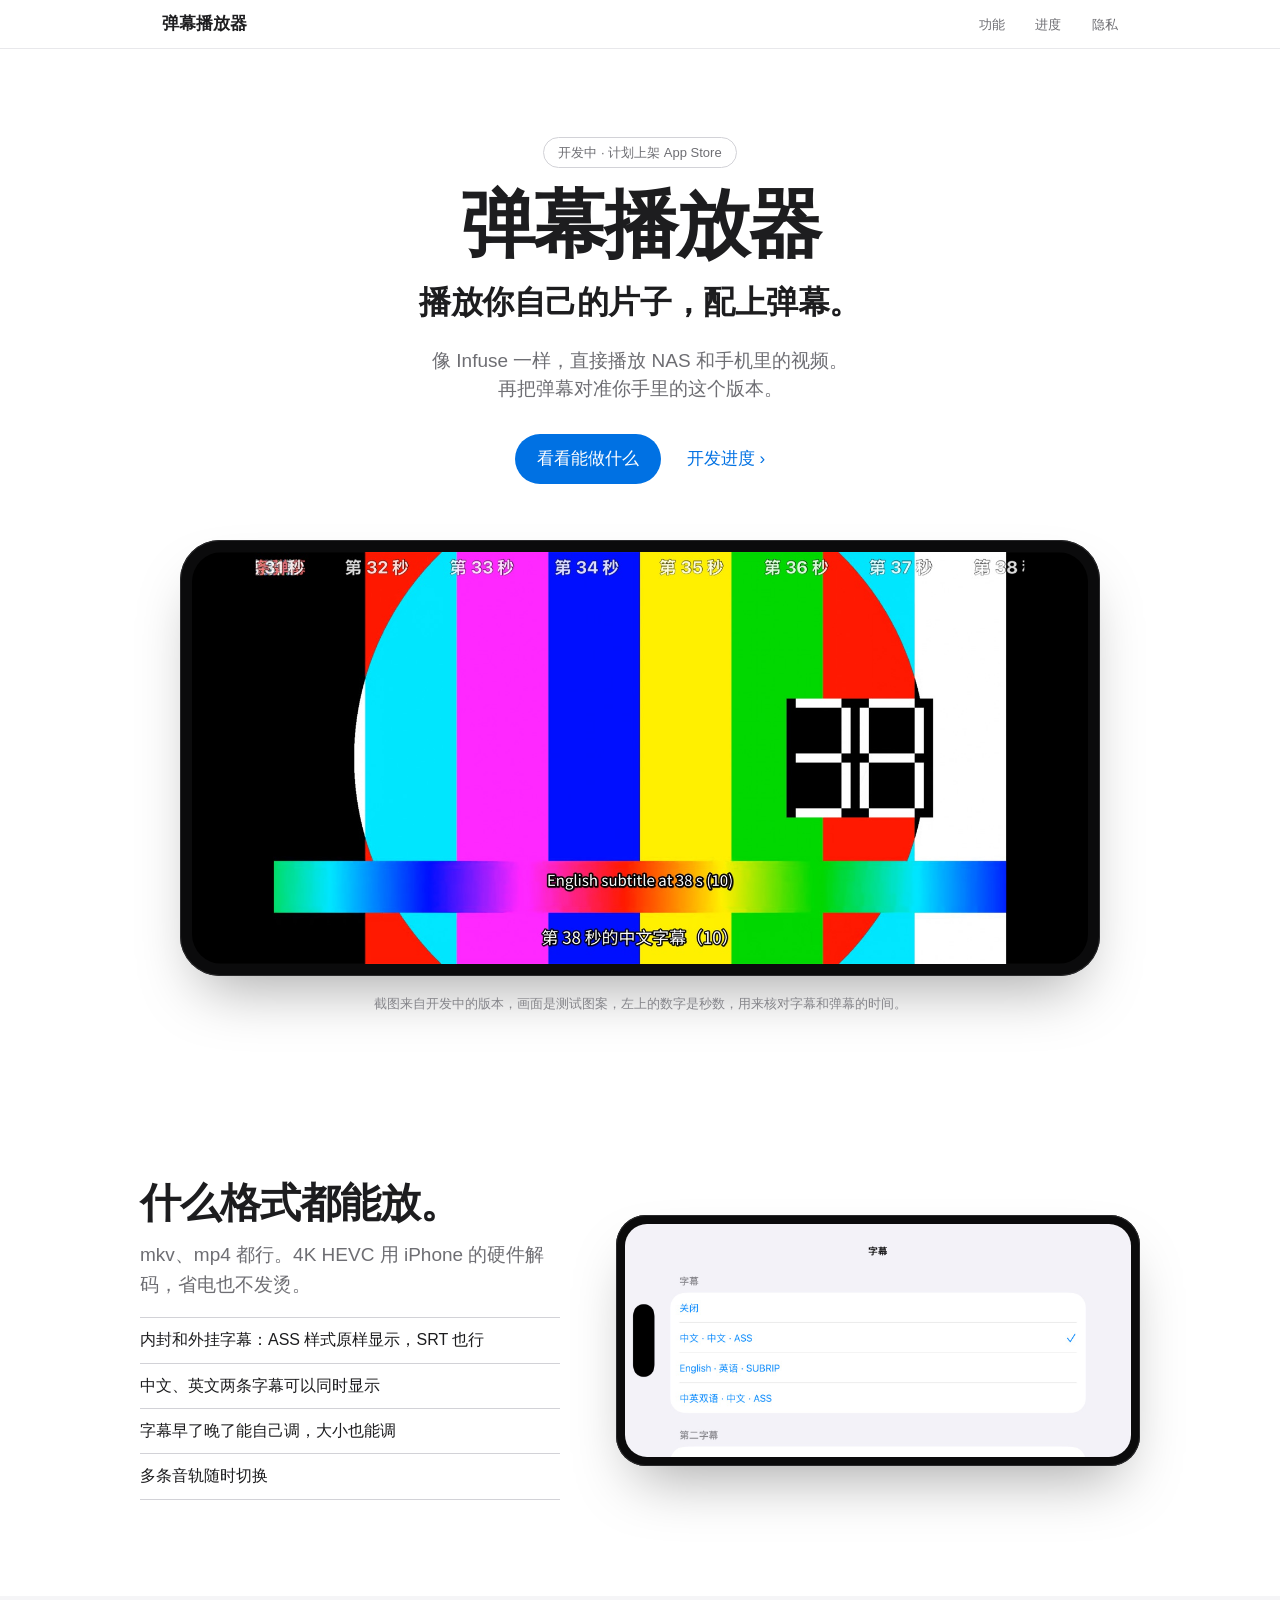
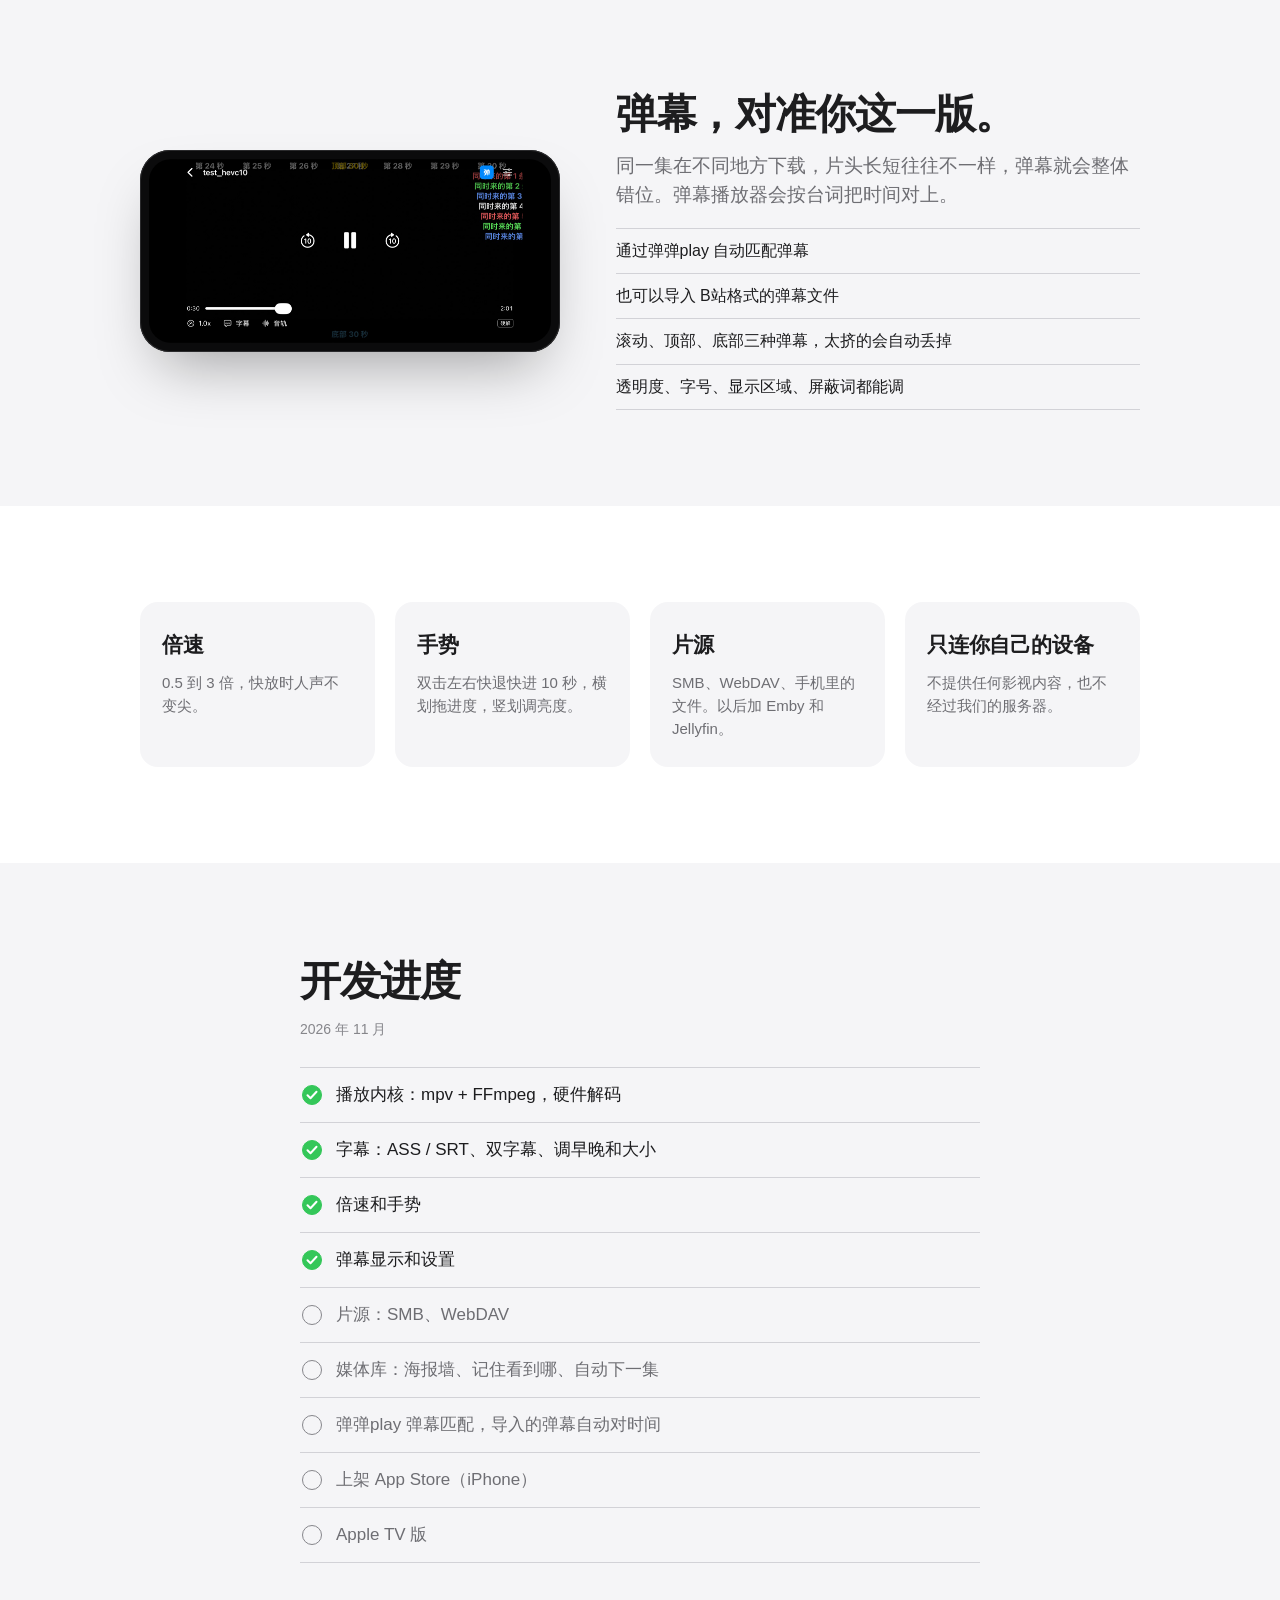
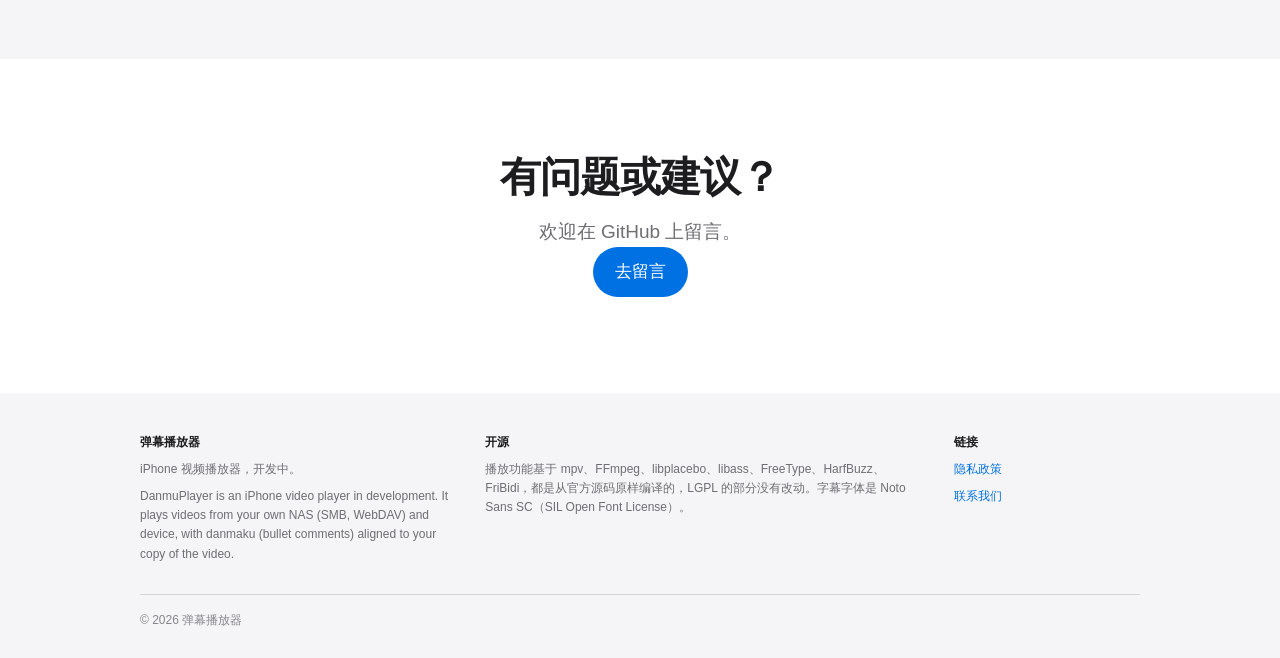
<file: index.html>
<!doctype html>
<html lang="zh-Hans">
<head>
<meta charset="utf-8">
<meta name="viewport" content="width=device-width, initial-scale=1">
<title>弹幕播放器 DanmuPlayer</title>
<meta name="description" content="一个 iPhone 视频播放器：直接播放你 NAS 和手机里的片子，再配上弹幕。开发中，计划上架 App Store。">
<link rel="stylesheet" href="style.css">
<script>document.documentElement.classList.add("js")</script>
</head>
<body>

<header class="nav">
  <div class="nav-in">
    <a class="brand" href="./">弹幕播放器</a>
    <nav>
      <a href="#features">功能</a>
      <a href="#progress">进度</a>
      <a href="privacy.html">隐私</a>
    </nav>
  </div>
</header>

<main>
  <section class="hero">
    <p class="pill">开发中 · 计划上架 App Store</p>
    <h1>弹幕播放器</h1>
    <p class="tagline">播放你自己的片子，配上弹幕。</p>
    <p class="lead">像 Infuse 一样，直接播放 NAS 和手机里的视频。<br class="br-wide">再把弹幕对准你手里的这个版本。</p>
    <div class="cta">
      <a class="btn" href="#features">看看能做什么</a>
      <a class="link" href="#progress">开发进度 ›</a>
    </div>
    <figure class="phone reveal">
      <img src="assets/play.jpg" width="1600" height="736" alt="播放界面：画面上同时显示中英两条字幕，上方是滚动弹幕">
    </figure>
    <p class="note">截图来自开发中的版本，画面是测试图案，左上的数字是秒数，用来核对字幕和弹幕的时间。</p>
  </section>

  <section id="features" class="band">
    <div class="split reveal">
      <div class="text">
        <h2>什么格式都能放。</h2>
        <p>mkv、mp4 都行。4K HEVC 用 iPhone 的硬件解码，省电也不发烫。</p>
        <ul class="facts">
          <li>内封和外挂字幕：ASS 样式原样显示，SRT 也行</li>
          <li>中文、英文两条字幕可以同时显示</li>
          <li>字幕早了晚了能自己调，大小也能调</li>
          <li>多条音轨随时切换</li>
        </ul>
      </div>
      <figure class="phone small"><img src="assets/subtitles.jpg" width="1600" height="736" alt="字幕面板：列出中文、英文、中英双语三条字幕轨"></figure>
    </div>
  </section>

  <section class="band gray">
    <div class="split rev reveal">
      <div class="text">
        <h2>弹幕，对准你这一版。</h2>
        <p>同一集在不同地方下载，片头长短往往不一样，弹幕就会整体错位。弹幕播放器会按台词把时间对上。</p>
        <ul class="facts">
          <li>通过弹弹play 自动匹配弹幕</li>
          <li>也可以导入 B站格式的弹幕文件</li>
          <li>滚动、顶部、底部三种弹幕，太挤的会自动丢掉</li>
          <li>透明度、字号、显示区域、屏蔽词都能调</li>
        </ul>
      </div>
      <figure class="phone small"><img src="assets/controls.jpg" width="1600" height="736" alt="控制条：倍速、字幕、音轨按钮，右上角是弹幕开关"></figure>
    </div>
  </section>

  <section class="band">
    <div class="grid reveal">
      <div class="card">
        <h3>倍速</h3>
        <p>0.5 到 3 倍，快放时人声不变尖。</p>
      </div>
      <div class="card">
        <h3>手势</h3>
        <p>双击左右快退快进 10 秒，横划拖进度，竖划调亮度。</p>
      </div>
      <div class="card">
        <h3>片源</h3>
        <p>SMB、WebDAV、手机里的文件。以后加 Emby 和 Jellyfin。</p>
      </div>
      <div class="card">
        <h3>只连你自己的设备</h3>
        <p>不提供任何影视内容，也不经过我们的服务器。</p>
      </div>
    </div>
  </section>

  <section id="progress" class="band gray">
    <div class="narrow reveal">
      <h2>开发进度</h2>
      <p class="sub">2026 年 11 月</p>
      <ul class="progress">
        <li class="done">播放内核：mpv + FFmpeg，硬件解码</li>
        <li class="done">字幕：ASS / SRT、双字幕、调早晚和大小</li>
        <li class="done">倍速和手势</li>
        <li class="done">弹幕显示和设置</li>
        <li>片源：SMB、WebDAV</li>
        <li>媒体库：海报墙、记住看到哪、自动下一集</li>
        <li>弹弹play 弹幕匹配，导入的弹幕自动对时间</li>
        <li>上架 App Store（iPhone）</li>
        <li>Apple TV 版</li>
      </ul>
    </div>
  </section>

  <section class="band">
    <div class="narrow center reveal">
      <h2>有问题或建议？</h2>
      <p class="lead">欢迎在 GitHub 上留言。</p>
      <a class="btn" href="https://github.com/haotianz/danmuplayer/issues">去留言</a>
    </div>
  </section>
</main>

<footer class="foot">
  <div class="foot-in">
    <div>
      <h4>弹幕播放器</h4>
      <p>iPhone 视频播放器，开发中。</p>
      <p lang="en">DanmuPlayer is an iPhone video player in development. It plays videos from your own NAS (SMB, WebDAV) and device, with danmaku (bullet comments) aligned to your copy of the video.</p>
    </div>
    <div>
      <h4>开源</h4>
      <p>播放功能基于 mpv、FFmpeg、libplacebo、libass、FreeType、HarfBuzz、FriBidi，都是从官方源码原样编译的，LGPL 的部分没有改动。字幕字体是 Noto Sans SC（SIL Open Font License）。</p>
    </div>
    <div>
      <h4>链接</h4>
      <p><a href="privacy.html">隐私政策</a></p>
      <p><a href="https://github.com/haotianz/danmuplayer/issues">联系我们</a></p>
    </div>
  </div>
  <p class="copy">© 2026 弹幕播放器</p>
</footer>

<script>
  // 往下滚时轻轻淡入；系统设置了「减少动态效果」就不动
  (function () {
    var els = document.querySelectorAll('.reveal');
    if (!('IntersectionObserver' in window) || matchMedia('(prefers-reduced-motion: reduce)').matches) {
      els.forEach(function (e) { e.classList.add('in'); });
      return;
    }
    var io = new IntersectionObserver(function (entries) {
      entries.forEach(function (en) { if (en.isIntersecting) { en.target.classList.add('in'); io.unobserve(en.target); } });
    }, { rootMargin: '0px 0px -10% 0px' });
    els.forEach(function (e) { io.observe(e); });
  })();
</script>
</body>
</html>
</file>
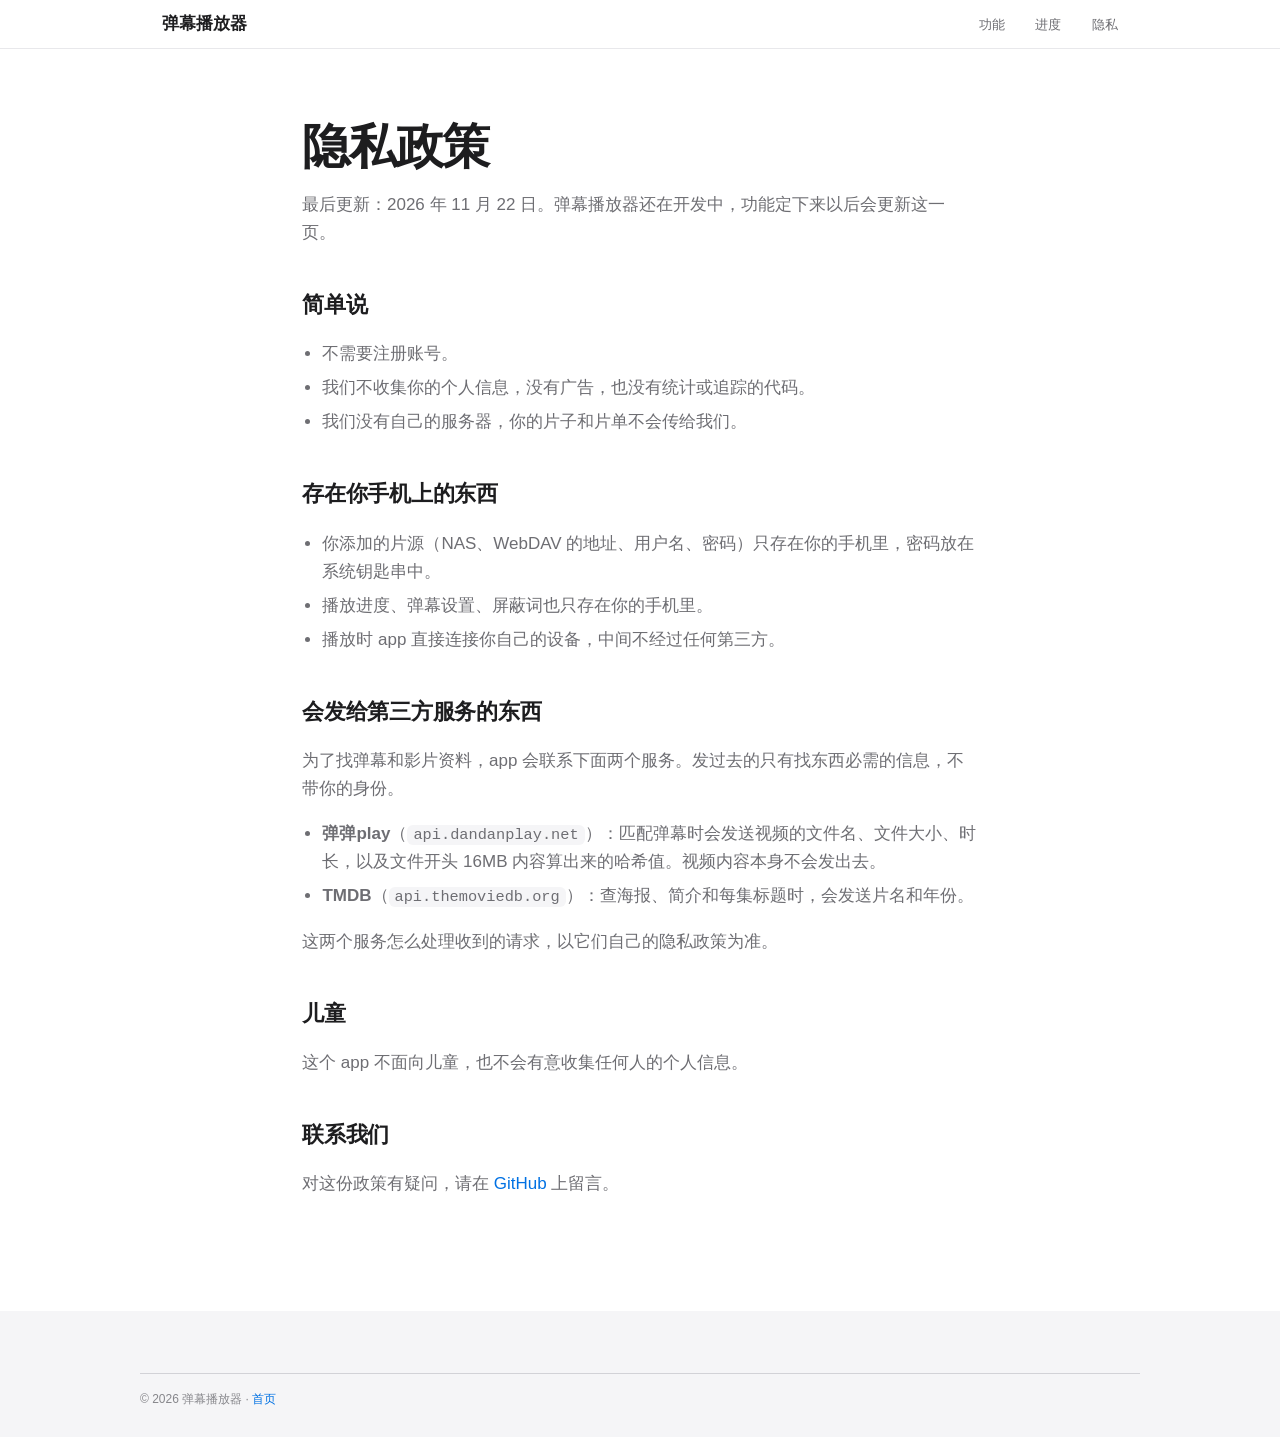
<file: privacy.html>
<!doctype html>
<html lang="zh-Hans">
<head>
<meta charset="utf-8">
<meta name="viewport" content="width=device-width, initial-scale=1">
<title>隐私政策 · 弹幕播放器</title>
<meta name="description" content="弹幕播放器的隐私政策：不需要账号，不收集个人信息，没有广告和统计。">
<link rel="stylesheet" href="style.css">
</head>
<body>

<header class="nav">
  <div class="nav-in">
    <a class="brand" href="./">弹幕播放器</a>
    <nav>
      <a href="./#features">功能</a>
      <a href="./#progress">进度</a>
      <a href="privacy.html">隐私</a>
    </nav>
  </div>
</header>

<main class="doc">
  <h1>隐私政策</h1>
  <p>最后更新：2026 年 11 月 22 日。弹幕播放器还在开发中，功能定下来以后会更新这一页。</p>

  <h2>简单说</h2>
  <ul>
    <li>不需要注册账号。</li>
    <li>我们不收集你的个人信息，没有广告，也没有统计或追踪的代码。</li>
    <li>我们没有自己的服务器，你的片子和片单不会传给我们。</li>
  </ul>

  <h2>存在你手机上的东西</h2>
  <ul>
    <li>你添加的片源（NAS、WebDAV 的地址、用户名、密码）只存在你的手机里，密码放在系统钥匙串中。</li>
    <li>播放进度、弹幕设置、屏蔽词也只存在你的手机里。</li>
    <li>播放时 app 直接连接你自己的设备，中间不经过任何第三方。</li>
  </ul>

  <h2>会发给第三方服务的东西</h2>
  <p>为了找弹幕和影片资料，app 会联系下面两个服务。发过去的只有找东西必需的信息，不带你的身份。</p>
  <ul>
    <li><strong>弹弹play</strong>（<code>api.dandanplay.net</code>）：匹配弹幕时会发送视频的文件名、文件大小、时长，以及文件开头 16MB 内容算出来的哈希值。视频内容本身不会发出去。</li>
    <li><strong>TMDB</strong>（<code>api.themoviedb.org</code>）：查海报、简介和每集标题时，会发送片名和年份。</li>
  </ul>
  <p>这两个服务怎么处理收到的请求，以它们自己的隐私政策为准。</p>

  <h2>儿童</h2>
  <p>这个 app 不面向儿童，也不会有意收集任何人的个人信息。</p>

  <h2>联系我们</h2>
  <p>对这份政策有疑问，请在 <a href="https://github.com/haotianz/danmuplayer/issues">GitHub</a> 上留言。</p>
</main>

<footer class="foot">
  <p class="copy">© 2026 弹幕播放器 · <a href="./">首页</a></p>
</footer>
</body>
</html>
</file>
<file: style.css>
:root {
  --bg: #ffffff;
  --bg-gray: #f5f5f7;
  --text: #1d1d1f;
  --text-2: #6e6e73;
  --text-3: #86868b;
  --border: #d2d2d7;
  --blue: #0071e3;
  --blue-hover: #147ce5;
  --green: #34c759;
  --nav: rgba(255, 255, 255, 0.8);
}
@media (prefers-color-scheme: dark) {
  :root {
    --bg: #000000;
    --bg-gray: #161617;
    --text: #f5f5f7;
    --text-2: #a1a1a6;
    --text-3: #86868b;
    --border: #424245;
    --blue: #2997ff;
    --blue-hover: #47a6ff;
    --nav: rgba(22, 22, 23, 0.8);
  }
}

* { box-sizing: border-box; }
html { scroll-behavior: smooth; -webkit-text-size-adjust: 100%; }
body {
  margin: 0;
  background: var(--bg);
  color: var(--text);
  font-family: -apple-system, BlinkMacSystemFont, "SF Pro Text", "PingFang SC", "Hiragino Sans GB",
               "Microsoft YaHei", "Helvetica Neue", Helvetica, Arial, sans-serif;
  font-size: 17px;
  line-height: 1.65;
  -webkit-font-smoothing: antialiased;
}
a { color: var(--blue); text-decoration: none; }
a:hover { text-decoration: underline; }
img { max-width: 100%; height: auto; display: block; }

/* 导航 */
.nav {
  position: sticky; top: 0; z-index: 10;
  background: var(--nav);
  -webkit-backdrop-filter: saturate(180%) blur(20px);
  backdrop-filter: saturate(180%) blur(20px);
  border-bottom: 1px solid color-mix(in srgb, var(--border) 50%, transparent);
}
.nav-in {
  max-width: 1000px; margin: 0 auto; padding: 0 22px;
  height: 48px; display: flex; align-items: center; justify-content: space-between;
}
.brand { color: var(--text); font-weight: 600; font-size: 17px; }
.brand:hover { text-decoration: none; }
.nav nav a { color: var(--text-2); font-size: 13px; margin-left: 26px; }
.nav nav a:hover { color: var(--text); text-decoration: none; }

/* 首屏 */
.hero { text-align: center; padding: 88px 22px 72px; }
.pill {
  display: inline-block; margin: 0 0 18px;
  font-size: 13px; color: var(--text-2);
  border: 1px solid var(--border); border-radius: 980px; padding: 4px 14px;
}
.hero h1 {
  margin: 0;
  font-size: clamp(3.25rem, 2.5vw + 2.6rem, 5rem);
  font-weight: 600; line-height: 1.05; letter-spacing: -0.03em;
}
.tagline {
  margin: 12px 0 0;
  font-size: clamp(1.5rem, 1vw + 1.2rem, 2rem);
  font-weight: 600; letter-spacing: -0.015em;
}
.lead { color: var(--text-2); font-size: 19px; line-height: 1.5; margin: 18px auto 0; max-width: 640px; }
.cta { margin-top: 30px; display: flex; gap: 26px; justify-content: center; align-items: center; flex-wrap: wrap; }
.btn {
  display: inline-block; background: var(--blue); color: #fff;
  font-size: 17px; padding: 11px 22px; border-radius: 980px;
}
.btn:hover { background: var(--blue-hover); text-decoration: none; }
.link { font-size: 17px; }
.note { color: var(--text-3); font-size: 13px; max-width: 560px; margin: 18px auto 0; line-height: 1.5; }

/* 手机外框（横屏） */
.phone {
  margin: 56px auto 0; max-width: 920px;
  background: #0b0b0c; padding: 12px; border-radius: 40px;
  box-shadow: 0 30px 60px -20px rgba(0, 0, 0, 0.35), inset 0 0 0 1px #2a2a2c;
}
.phone img { border-radius: 30px; }
.phone.small { margin: 0; max-width: 560px; padding: 9px; border-radius: 30px; }
.phone.small img { border-radius: 22px; }

/* 分段 */
.band { padding: 96px 22px; }
.band.gray { background: var(--bg-gray); }
.band h2 {
  margin: 0 0 14px;
  font-size: clamp(2rem, 1.2vw + 1.6rem, 2.75rem);
  font-weight: 600; line-height: 1.1; letter-spacing: -0.025em;
}
.split {
  max-width: 1000px; margin: 0 auto;
  display: grid; grid-template-columns: 1fr 1.25fr; gap: 56px; align-items: center;
}
.split.rev .text { order: 2; }
.split .text p { color: var(--text-2); font-size: 19px; line-height: 1.55; margin: 0 0 18px; }
.facts { list-style: none; padding: 0; margin: 0; }
.facts li { padding: 9px 0; border-top: 1px solid var(--border); font-size: 16px; }
.facts li:last-child { border-bottom: 1px solid var(--border); }

.grid {
  max-width: 1000px; margin: 0 auto;
  display: grid; grid-template-columns: repeat(4, 1fr); gap: 20px;
}
.card { background: var(--bg-gray); border-radius: 18px; padding: 26px 22px; }
.card h3 { margin: 0 0 8px; font-size: 21px; font-weight: 600; letter-spacing: -0.01em; }
.card p { margin: 0; color: var(--text-2); font-size: 15px; line-height: 1.55; }

.narrow { max-width: 680px; margin: 0 auto; }
.center { text-align: center; }
.sub { color: var(--text-3); margin: 0 0 26px; font-size: 14px; }
.progress { list-style: none; padding: 0; margin: 0; }
.progress li {
  position: relative; padding: 13px 0 13px 36px;
  border-top: 1px solid var(--border); color: var(--text-2);
}
.progress li:last-child { border-bottom: 1px solid var(--border); }
.progress li::before {
  content: ""; position: absolute; left: 2px; top: 17px;
  width: 18px; height: 18px; border-radius: 50%;
  border: 1.5px solid var(--text-3);
}
.progress li.done { color: var(--text); }
.progress li.done::before {
  border-color: var(--green); background: var(--green);
  background-image: url("data:image/svg+xml,%3Csvg xmlns='http://www.w3.org/2000/svg' viewBox='0 0 18 18'%3E%3Cpath d='M4.5 9.2l3 3 6-6.4' fill='none' stroke='white' stroke-width='2' stroke-linecap='round' stroke-linejoin='round'/%3E%3C/svg%3E");
}

/* 页脚 */
.foot { background: var(--bg-gray); color: var(--text-2); font-size: 12px; line-height: 1.6; padding: 40px 22px 28px; }
.band.gray + .foot { border-top: 1px solid var(--border); }
.foot-in { max-width: 1000px; margin: 0 auto; display: grid; grid-template-columns: 1fr 1.4fr 0.6fr; gap: 36px; }
.foot h4 { color: var(--text); font-size: 12px; font-weight: 600; margin: 0 0 8px; }
.foot p { margin: 0 0 8px; }
.foot .copy { max-width: 1000px; margin: 22px auto 0; padding-top: 16px; border-top: 1px solid var(--border); color: var(--text-3); }

/* 隐私政策页 */
.doc { max-width: 720px; margin: 0 auto; padding: 72px 22px 96px; }
.doc h1 { font-size: clamp(2.25rem, 1.5vw + 1.8rem, 3rem); font-weight: 600; letter-spacing: -0.025em; line-height: 1.1; margin: 0 0 8px; }
.doc h2 { font-size: 22px; font-weight: 600; letter-spacing: -0.01em; margin: 40px 0 10px; }
.doc p, .doc li { color: var(--text-2); }
.doc ul { padding-left: 1.2em; }
.doc li { margin: 6px 0; }
.doc code { font-family: ui-monospace, "SF Mono", Menlo, monospace; font-size: 0.9em; background: var(--bg-gray); padding: 1px 6px; border-radius: 6px; }

/* 淡入 */
/* 只有脚本在跑的时候才先藏起来，没脚本也能看到全部内容 */
.js .reveal { opacity: 0; transform: translateY(24px); transition: opacity 0.8s ease, transform 0.8s ease; }
.js .reveal.in { opacity: 1; transform: none; }

/* 窄屏 */
@media (max-width: 860px) {
  .split { grid-template-columns: 1fr; gap: 36px; }
  .split.rev .text { order: 0; }
  .phone.small { max-width: 100%; }
  .grid { grid-template-columns: 1fr 1fr; }
  .foot-in { grid-template-columns: 1fr; gap: 20px; }
}
@media (max-width: 520px) {
  .hero { padding: 64px 16px 56px; }
  .band { padding: 72px 16px; }
  .grid { grid-template-columns: 1fr; }
  .phone { padding: 7px; border-radius: 24px; margin-top: 40px; }
  .phone img { border-radius: 18px; }
  .br-wide { display: none; }
  .nav nav a { margin-left: 18px; }
}
</file>
